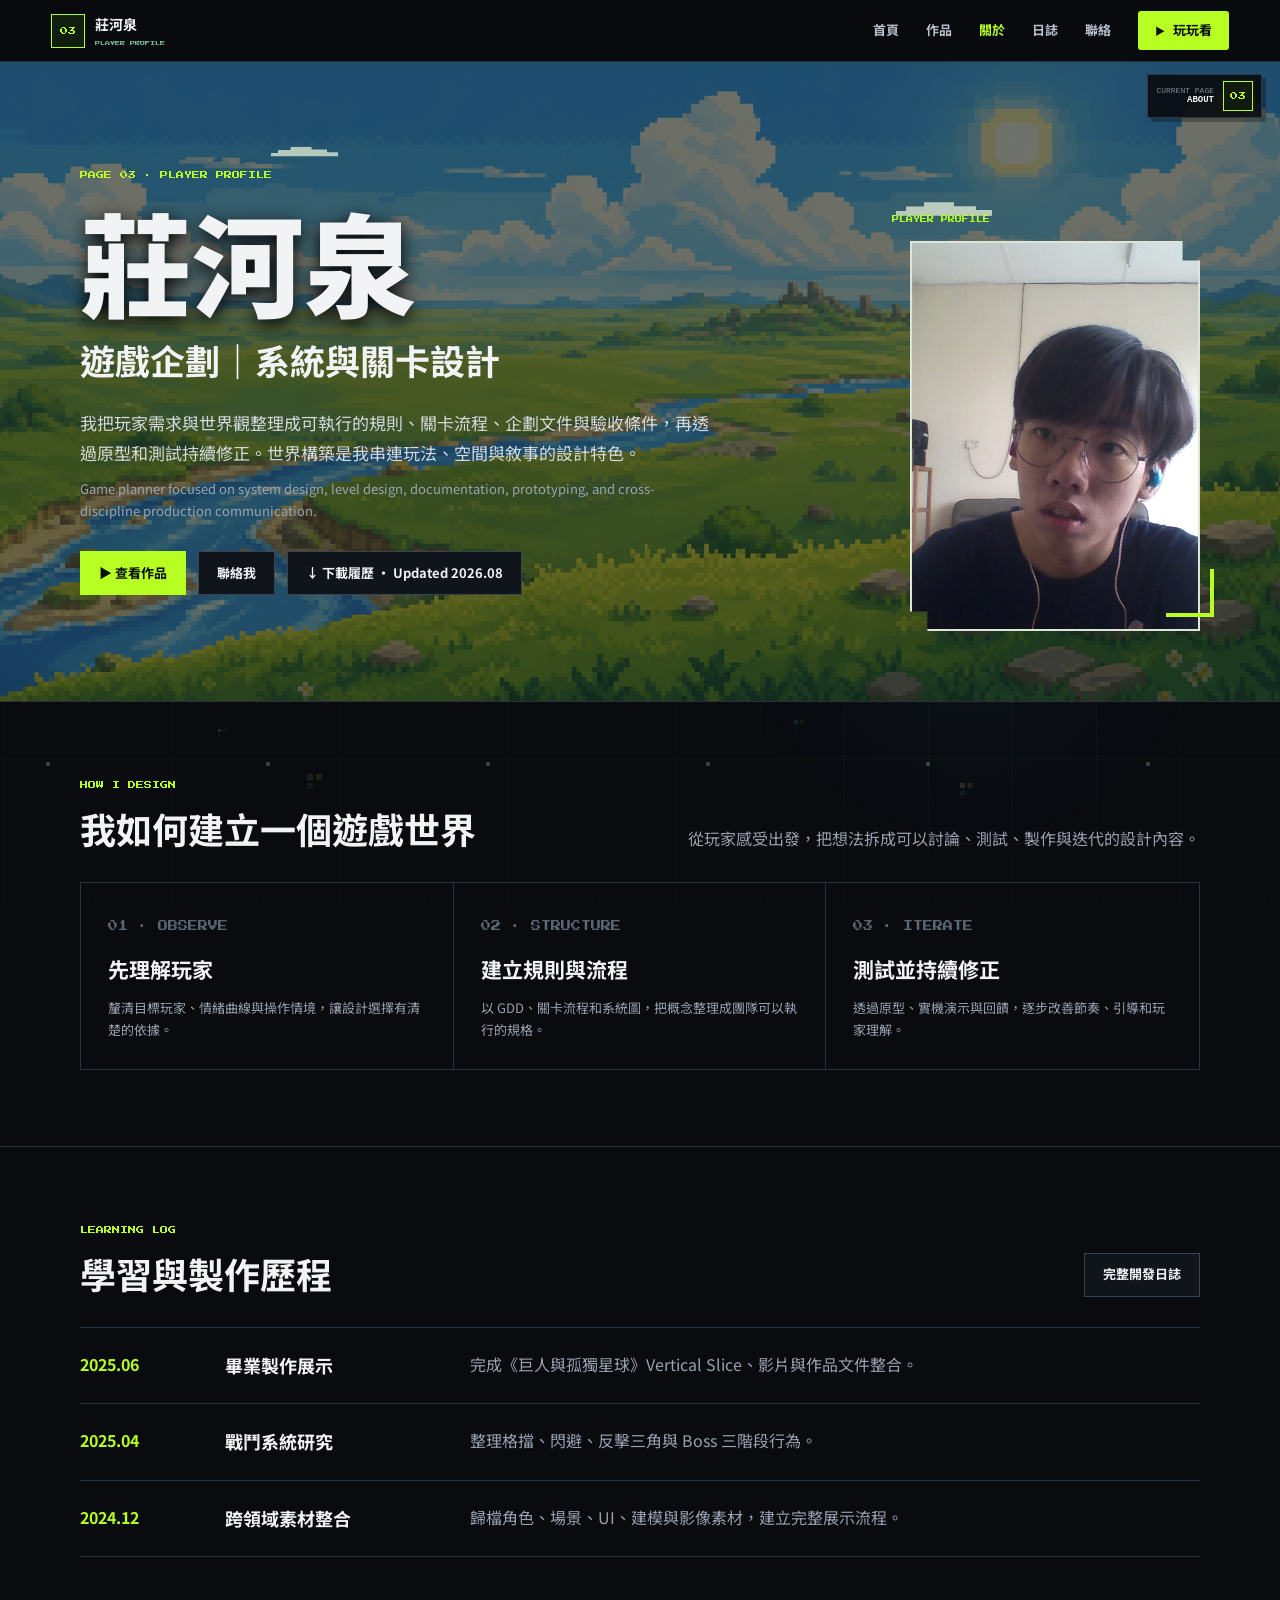
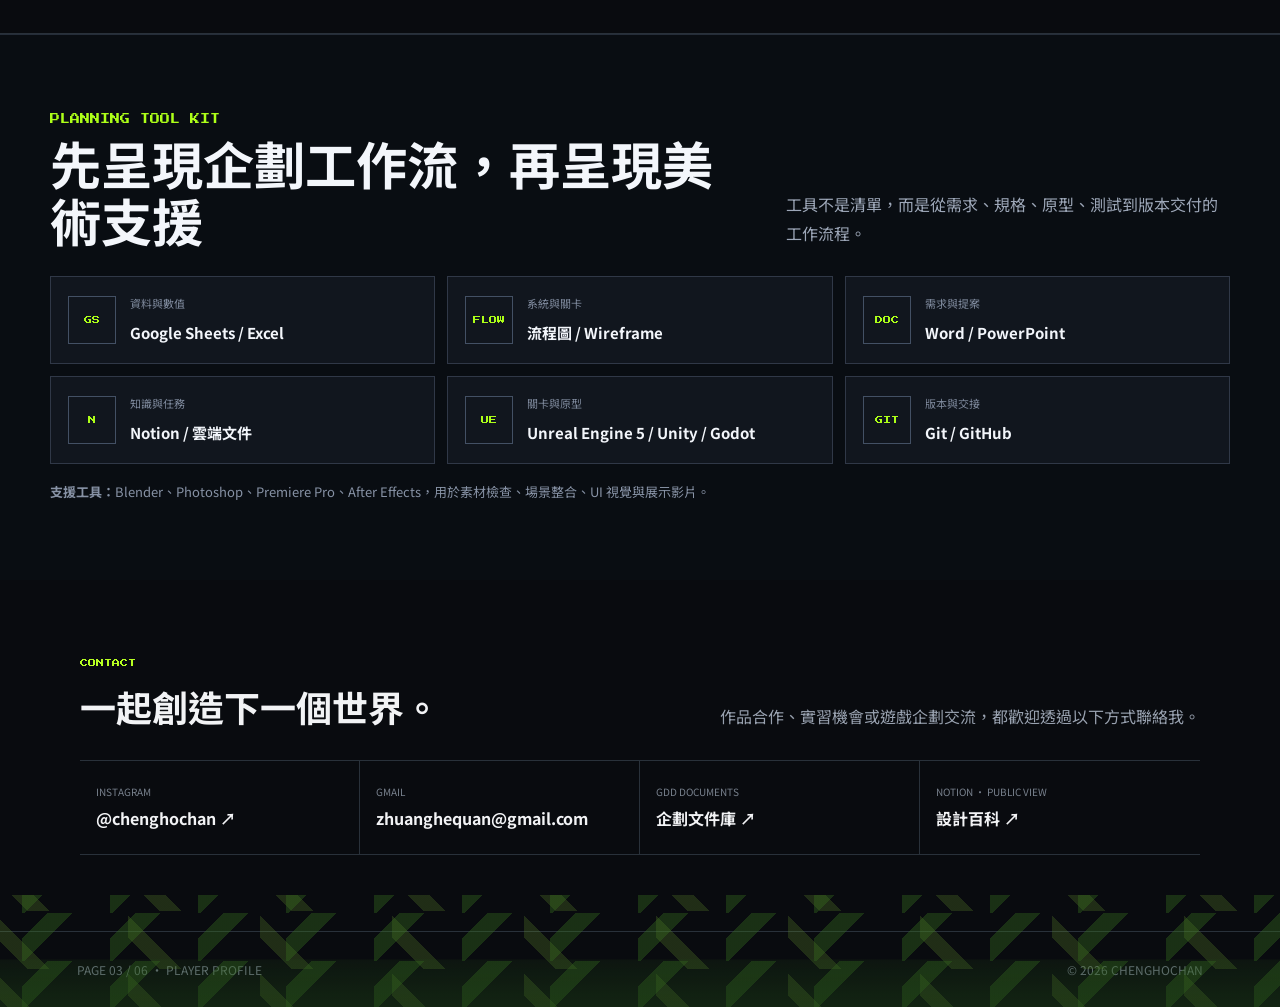
<file: about.html>
<!DOCTYPE html>
<html lang="zh-Hant">
<head>
  <meta charset="UTF-8">
  <meta name="viewport" content="width=device-width,initial-scale=1.0">
  <title>關於莊河泉｜遊戲企劃作品集</title>
  <link rel="preconnect" href="https://fonts.googleapis.com">
  <link href="https://fonts.googleapis.com/css2?family=Noto+Sans+TC:wght@400;500;700;900&family=Press+Start+2P&display=swap" rel="stylesheet">
  <link rel="stylesheet" href="site-fx.css">
  <link rel="stylesheet" href="career-focus.css">
  <style>
    :root{--bg:#090b0f;--panel:#10141a;--text:#f2f3f5;--muted:#98a1af;--line:#29313a;--lime:#b7ff22;--cyan:#69d8e8}*{box-sizing:border-box;margin:0;padding:0}html{scroll-behavior:smooth}body{background:var(--bg);color:var(--text);font-family:'Noto Sans TC',sans-serif;line-height:1.75;overflow-x:hidden}a{color:inherit;text-decoration:none}img{display:block;max-width:100%}.pixel{font-family:'Press Start 2P',monospace;letter-spacing:0}.nav{position:fixed;z-index:80;inset:0 0 auto;height:62px;padding:0 clamp(22px,4vw,70px);display:flex;align-items:center;justify-content:space-between;border-bottom:1px solid var(--line);background:rgba(9,11,15,.94);backdrop-filter:blur(12px)}.brand{display:flex;align-items:center;gap:10px}.brand-slot{display:grid;place-items:center;width:34px;height:34px;border:1px solid var(--lime);background:#111e0e;color:var(--lime);font-size:8px}.brand strong{display:block;font-size:14px}.brand small{display:block;margin-top:4px;color:#77b992;font-size:5px}.links{display:flex;align-items:center;gap:27px;color:#b6bdc8;font-weight:700;font-size:13px}.links a:hover,.links .active{color:var(--lime)}.watch{padding:8px 17px;background:var(--lime);color:#071000!important;border-radius:3px}.watch:before{content:'▶';margin-right:8px;font-size:10px}
    .about-hero{position:relative;height:640px;margin-top:62px;overflow:hidden;border-bottom:1px solid var(--line);background:url('images/hero-pixel-landscape.png') center 48%/cover no-repeat}.about-hero:before{content:'';position:absolute;inset:0;background:rgba(5,10,10,.55)}.clouds{position:absolute;inset:80px 0 auto;width:200%;height:120px;animation:cloudMove 28s linear infinite}.cloud{position:absolute;width:100px;height:22px;background:#eef5dc;clip-path:polygon(10% 50%,10% 30%,28% 30%,28% 10%,58% 10%,58% 28%,80% 28%,80% 45%,96% 45%,96% 72%,0 72%,0 50%);opacity:.72}.cloud:nth-child(1){left:10%;top:0;transform:scale(.7)}.cloud:nth-child(2){left:35%;top:58px}.cloud:nth-child(3){left:61%;top:10px;transform:scale(.8)}.cloud:nth-child(4){left:85%;top:65px;transform:scale(.58)}@keyframes cloudMove{to{transform:translateX(-50%)}}.hero-inner{position:relative;z-index:2;width:min(1120px,calc(100% - 44px));height:100%;margin:auto;display:flex;align-items:center;justify-content:space-between;gap:55px}.hero-copy{max-width:690px}.eyebrow{color:var(--lime);font-size:8px}.about-hero h1{margin:22px 0 13px;font-size:clamp(62px,9vw,112px);line-height:1;font-weight:900;text-shadow:0 5px 18px #000}.role{font-size:clamp(22px,3vw,35px);font-weight:700}.hero-lead{max-width:630px;margin-top:18px;color:#d4d9de;font-size:17px}.hero-english{max-width:620px;margin-top:10px;color:#9aa5b2;font-size:13px}.hero-actions{display:flex;gap:12px;margin-top:28px}.btn{display:inline-flex;align-items:center;justify-content:center;min-height:44px;padding:9px 18px;border:1px solid #3a434e;background:#10151b;color:#eef1f4;font-weight:700;font-size:13px}.btn.primary{border-color:var(--lime);background:var(--lime);color:#071000}.btn:hover{border-color:var(--lime);color:var(--lime)}.btn.primary:hover{color:#071000}.portrait{position:relative;flex:0 0 290px;align-self:end;margin-bottom:0}.portrait:before{content:'PLAYER PROFILE';position:absolute;z-index:2;left:-18px;top:-25px;color:var(--lime);font:7px 'Press Start 2P';}.portrait img{width:290px;height:390px;object-fit:cover;object-position:center top;border:2px solid #d8e0d0;filter:saturate(.78) contrast(1.05);clip-path:polygon(0 0,94% 0,94% 5%,100% 5%,100% 100%,6% 100%,6% 95%,0 95%)}.portrait:after{content:'';position:absolute;right:-14px;bottom:14px;width:44px;height:44px;border-right:4px solid var(--lime);border-bottom:4px solid var(--lime)}
    section.content{padding:76px clamp(22px,6vw,96px);border-bottom:1px solid var(--line)}.inner{max-width:1120px;margin:auto}.section-kicker{color:var(--lime);font-size:8px}.section-head{display:flex;justify-content:space-between;align-items:end;gap:25px;margin-bottom:30px}.section-head h2{margin-top:13px;font-size:36px;line-height:1.3}.section-head p{max-width:540px;color:var(--muted)}.method-grid{display:grid;grid-template-columns:repeat(3,1fr);border:1px solid var(--line)}.method{padding:27px;border-right:1px solid var(--line)}.method:last-child{border-right:0}.method .number{color:#5b6673;font-size:10px}.method h3{margin:13px 0 9px;font-size:21px}.method p{color:var(--muted);font-size:13px}.timeline{display:grid;gap:0;border-top:1px solid var(--line)}.timeline-row{display:grid;grid-template-columns:120px 220px 1fr;gap:25px;padding:22px 0;border-bottom:1px solid var(--line)}.timeline-row time{color:var(--lime);font-weight:700}.timeline-row strong{font-size:18px}.timeline-row p{color:var(--muted)}.software-grid{display:grid;grid-template-columns:repeat(7,1fr);gap:10px}.software{padding:15px 8px;text-align:center;border:1px solid var(--line);background:var(--panel);font-size:10px;color:#7f8995}.software img{width:38px;height:38px;margin:0 auto 9px;object-fit:contain}.software:hover{border-color:var(--lime);color:var(--lime)}.contact-row{display:grid;grid-template-columns:repeat(4,1fr);border-top:1px solid var(--line)}.contact-link{padding:22px 16px;border-right:1px solid var(--line);border-bottom:1px solid var(--line)}.contact-link:last-child{border-right:0}.contact-link small{display:block;color:#78818d;font-size:10px}.contact-link strong{display:block;margin-top:4px;overflow-wrap:anywhere}.contact-link:hover{color:var(--lime);background:#111820}footer{padding:27px 6vw;display:flex;justify-content:space-between;color:#707985;font-size:12px}
    @media(max-width:850px){.links a:not(.watch){display:none}.about-hero{height:720px}.hero-inner{align-items:flex-start;padding-top:72px}.portrait{position:absolute;right:-35px;bottom:0;opacity:.5}.portrait img{width:230px;height:320px}.hero-copy{position:relative;z-index:3}.method-grid,.contact-row{grid-template-columns:1fr}.method,.contact-link{border-right:0;border-bottom:1px solid var(--line)}.timeline-row{grid-template-columns:1fr;gap:6px}.software-grid{grid-template-columns:repeat(3,1fr)}.section-head{display:block}.section-head p{margin-top:10px}}@media(max-width:520px){.about-hero h1{font-size:62px}.role{font-size:22px}.hero-lead{font-size:15px}.hero-actions{display:grid;grid-template-columns:1fr 1fr}.hero-actions .btn:last-child{grid-column:1/-1}.portrait{opacity:.28}.software-grid{grid-template-columns:repeat(2,1fr)}footer{display:block}}
    .portrait{margin-bottom:70px}
    @media(max-width:850px){.portrait{margin-bottom:0}}
  </style>
</head>
<body>
  <header class="nav"><a class="brand" href="index.html"><span class="brand-slot pixel">03</span><span><strong>莊河泉</strong><small class="pixel">PLAYER PROFILE</small></span></a><nav class="links"><a href="index.html">首頁</a><a href="portfolio.html">作品</a><a class="active" href="about.html">關於</a><a href="devlog.html">日誌</a><a href="#contact">聯絡</a><a class="watch" href="portfolio.html">玩玩看</a></nav></header>
  <main>
    <section class="about-hero"><div class="clouds"><i class="cloud"></i><i class="cloud"></i><i class="cloud"></i><i class="cloud"></i></div><div class="hero-inner"><div class="hero-copy"><div class="eyebrow pixel">PAGE 03 · PLAYER PROFILE</div><h1>莊河泉</h1><div class="role">遊戲企劃｜系統與關卡設計</div><p class="hero-lead">我把玩家需求與世界觀整理成可執行的規則、關卡流程、企劃文件與驗收條件，再透過原型和測試持續修正。世界構築是我串連玩法、空間與敘事的設計特色。</p><p class="hero-english">Game planner focused on system design, level design, documentation, prototyping, and cross-discipline production communication.</p><div class="hero-actions"><a class="btn primary" href="portfolio.html">▶ 查看作品</a><a class="btn" href="#contact">聯絡我</a><a class="btn" href="downloads/莊河泉_遊戲企劃_正式履歷.pdf" download>↓ 下載履歷 · Updated 2026.08</a></div></div><figure class="portrait"><img src="images/avatar.jpg.JPG" alt="莊河泉個人照片"></figure></div></section>
    <section class="content"><div class="inner"><div class="section-head"><div><div class="section-kicker pixel">HOW I DESIGN</div><h2>我如何建立一個遊戲世界</h2></div><p>從玩家感受出發，把想法拆成可以討論、測試、製作與迭代的設計內容。</p></div><div class="method-grid"><article class="method"><span class="number pixel">01 · OBSERVE</span><h3>先理解玩家</h3><p>釐清目標玩家、情緒曲線與操作情境，讓設計選擇有清楚的依據。</p></article><article class="method"><span class="number pixel">02 · STRUCTURE</span><h3>建立規則與流程</h3><p>以 GDD、關卡流程和系統圖，把概念整理成團隊可以執行的規格。</p></article><article class="method"><span class="number pixel">03 · ITERATE</span><h3>測試並持續修正</h3><p>透過原型、實機演示與回饋，逐步改善節奏、引導和玩家理解。</p></article></div></div></section>
    <section class="content"><div class="inner"><div class="section-head"><div><div class="section-kicker pixel">LEARNING LOG</div><h2>學習與製作歷程</h2></div><a class="btn" href="devlog.html">完整開發日誌</a></div><div class="timeline"><div class="timeline-row"><time>2025.06</time><strong>畢業製作展示</strong><p>完成《巨人與孤獨星球》Vertical Slice、影片與作品文件整合。</p></div><div class="timeline-row"><time>2025.04</time><strong>戰鬥系統研究</strong><p>整理格擋、閃避、反擊三角與 Boss 三階段行為。</p></div><div class="timeline-row"><time>2024.12</time><strong>跨領域素材整合</strong><p>歸檔角色、場景、UI、建模與影像素材，建立完整展示流程。</p></div></div></div></section>
    <section class="career-section"><div class="career-inner"><div class="career-head"><div><div class="career-kicker pixel">PLANNING TOOL KIT</div><h2>先呈現企劃工作流，再呈現美術支援</h2></div><p>工具不是清單，而是從需求、規格、原型、測試到版本交付的工作流程。</p></div><div class="planner-tools"><div class="planner-tool"><span class="tool-symbol">GS</span><span><small>資料與數值</small><strong>Google Sheets / Excel</strong></span></div><div class="planner-tool"><span class="tool-symbol">FLOW</span><span><small>系統與關卡</small><strong>流程圖 / Wireframe</strong></span></div><div class="planner-tool"><span class="tool-symbol">DOC</span><span><small>需求與提案</small><strong>Word / PowerPoint</strong></span></div><div class="planner-tool"><span class="tool-symbol">N</span><span><small>知識與任務</small><strong>Notion / 雲端文件</strong></span></div><div class="planner-tool"><span class="tool-symbol">UE</span><span><small>關卡與原型</small><strong>Unreal Engine 5 / Unity / Godot</strong></span></div><div class="planner-tool"><span class="tool-symbol">GIT</span><span><small>版本與交接</small><strong>Git / GitHub</strong></span></div></div><p class="support-tools"><strong>支援工具：</strong>Blender、Photoshop、Premiere Pro、After Effects，用於素材檢查、場景整合、UI 視覺與展示影片。</p></div></section>
    <section class="content" id="contact"><div class="inner"><div class="section-head"><div><div class="section-kicker pixel">CONTACT</div><h2>一起創造下一個世界。</h2></div><p>作品合作、實習機會或遊戲企劃交流，都歡迎透過以下方式聯絡我。</p></div><div class="contact-row"><a class="contact-link" href="https://www.instagram.com/chenghochan/" target="_blank" rel="noreferrer"><small>INSTAGRAM</small><strong>@chenghochan ↗</strong></a><a class="contact-link" href="mailto:zhuanghequan@gmail.com"><small>GMAIL</small><strong>zhuanghequan@gmail.com</strong></a><a class="contact-link" href="https://chenghochan.gitbook.io/chenghochan-docs/" target="_blank" rel="noreferrer"><small>GDD DOCUMENTS</small><strong>企劃文件庫 ↗</strong></a><a class="contact-link" href="https://abundant-lycra-aad.notion.site/Game-Design-Encyclopedia-396c3fd6e5f4815caa50d917318dc8b4?pvs=73" target="_blank" rel="noreferrer"><small>NOTION · PUBLIC VIEW</small><strong>設計百科 ↗</strong></a></div></div></section>
  </main>
  <footer><span>PAGE 03 / 06 · PLAYER PROFILE</span><span>© 2026 CHENGHOCHAN</span></footer>
  <script src="site-fx.js?v=20260827"></script>
</body>
</html>
</file>
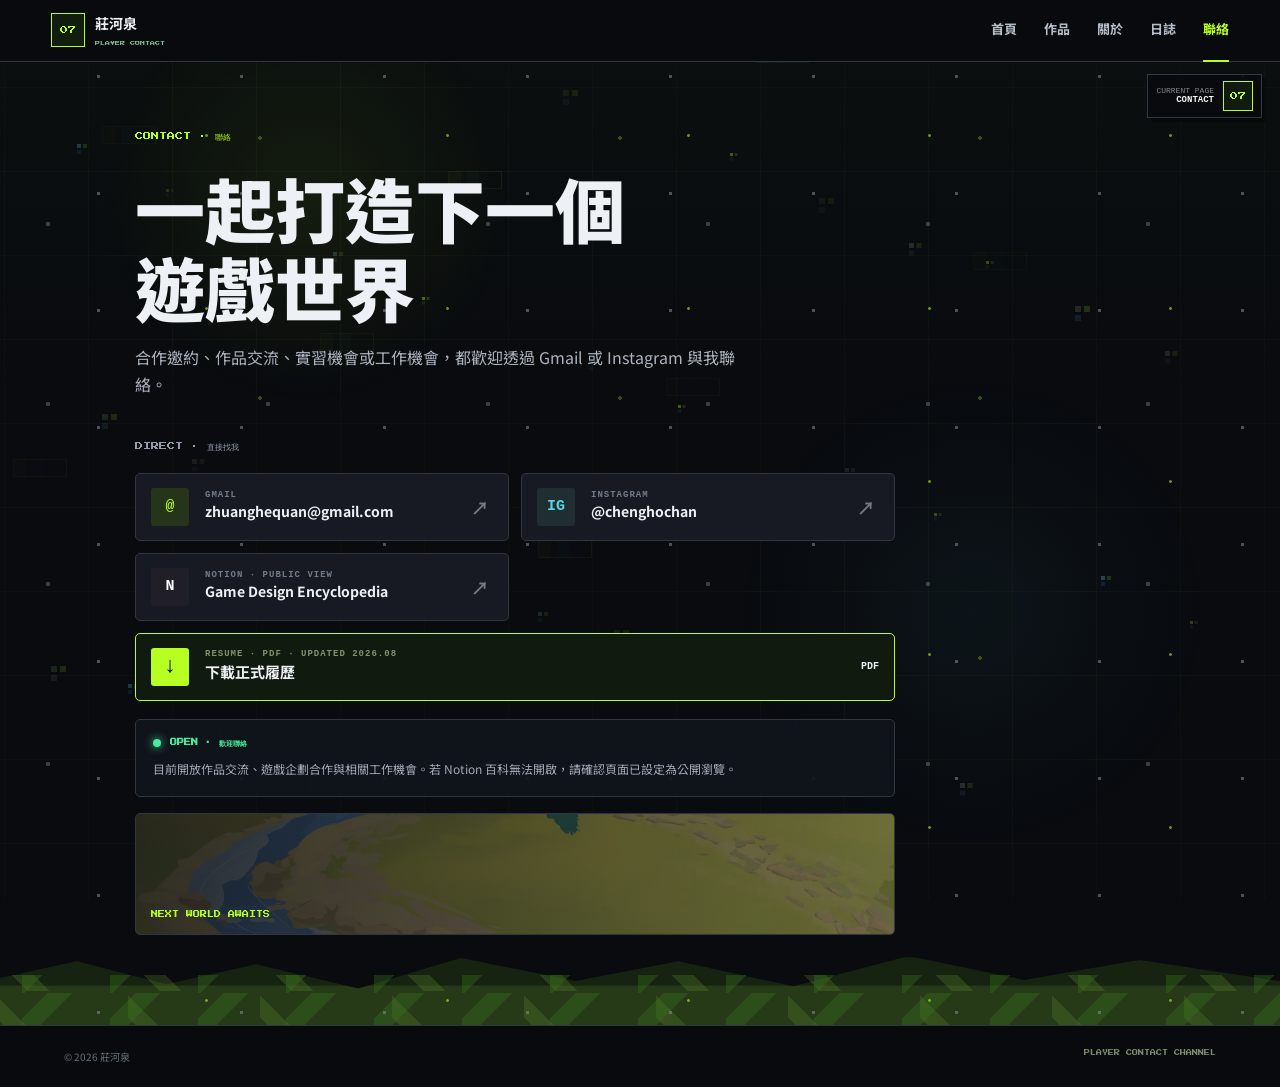
<file: contact.html>
<!doctype html>
<html lang="zh-Hant">
<head>
  <meta charset="utf-8">
  <meta name="viewport" content="width=device-width,initial-scale=1">
  <title>聯絡｜莊河泉遊戲作品集</title>
  <link rel="preconnect" href="https://fonts.googleapis.com">
  <link rel="preconnect" href="https://fonts.gstatic.com" crossorigin>
  <link href="https://fonts.googleapis.com/css2?family=Noto+Sans+TC:wght@400;600;700;900&family=Press+Start+2P&display=swap" rel="stylesheet">
  <link rel="stylesheet" href="site-fx.css">
  <link rel="stylesheet" href="contact.css">
</head>
<body>
  <header class="contact-nav">
    <a class="contact-brand" href="index.html"><span class="brand-slot pixel">07</span><span><strong>莊河泉</strong><small class="pixel">PLAYER CONTACT</small></span></a>
    <nav aria-label="主要導覽"><a href="index.html">首頁</a><a href="portfolio.html">作品</a><a href="about.html">關於</a><a href="devlog.html">日誌</a><a class="active" href="contact.html">聯絡</a></nav>
  </header>

  <main class="contact-main">
    <div class="pixel-sky" aria-hidden="true"></div>
    <section class="contact-heading">
      <span class="pixel kicker">CONTACT · 聯絡</span>
      <h1>一起打造下一個<br>遊戲世界</h1>
      <p>合作邀約、作品交流、實習機會或工作機會，都歡迎透過 Gmail 或 Instagram 與我聯絡。</p>
    </section>

    <div class="contact-layout">
      <aside class="direct-contact">
        <span class="pixel aside-label">DIRECT · 直接找我</span>
        <a class="contact-method" data-direct-email href="mailto:zhuanghequan@gmail.com">
          <span class="method-icon mail-icon" aria-hidden="true">@</span>
          <span><small>GMAIL</small><strong>zhuanghequan@gmail.com</strong></span>
          <b aria-hidden="true">↗</b>
        </a>
        <a class="contact-method" href="https://www.instagram.com/chenghochan/" target="_blank" rel="noopener">
          <span class="method-icon ig-icon" aria-hidden="true">IG</span>
          <span><small>INSTAGRAM</small><strong>@chenghochan</strong></span>
          <b aria-hidden="true">↗</b>
        </a>
        <a class="contact-method" href="https://abundant-lycra-aad.notion.site/Game-Design-Encyclopedia-396c3fd6e5f4815caa50d917318dc8b4?pvs=73" target="_blank" rel="noopener">
          <span class="method-icon notion-icon" aria-hidden="true">N</span>
          <span><small>NOTION · PUBLIC VIEW</small><strong>Game Design Encyclopedia</strong></span>
          <b aria-hidden="true">↗</b>
        </a>
        <a class="resume-download" href="downloads/莊河泉_遊戲企劃_正式履歷.pdf" download>
          <span class="resume-icon" aria-hidden="true">↓</span>
          <span><small>RESUME · PDF · UPDATED 2026.08</small><strong>下載正式履歷</strong></span>
          <b aria-hidden="true">PDF</b>
        </a>
        <div class="availability">
          <span class="status"><i></i><strong class="pixel">OPEN · 歡迎聯絡</strong></span>
          <p>目前開放作品交流、遊戲企劃合作與相關工作機會。若 Notion 百科無法開啟，請確認頁面已設定為公開瀏覽。</p>
        </div>
        <figure class="contact-world"><img src="images/project01.jpg.jpeg" alt="巨人與孤獨星球遊戲世界"><figcaption class="pixel">NEXT WORLD AWAITS</figcaption></figure>
      </aside>
    </div>
  </main>

  <footer><span>© 2026 莊河泉</span><span class="pixel">PLAYER CONTACT CHANNEL</span></footer>
  <script src="site-fx.js"></script>
</body>
</html>
</file>
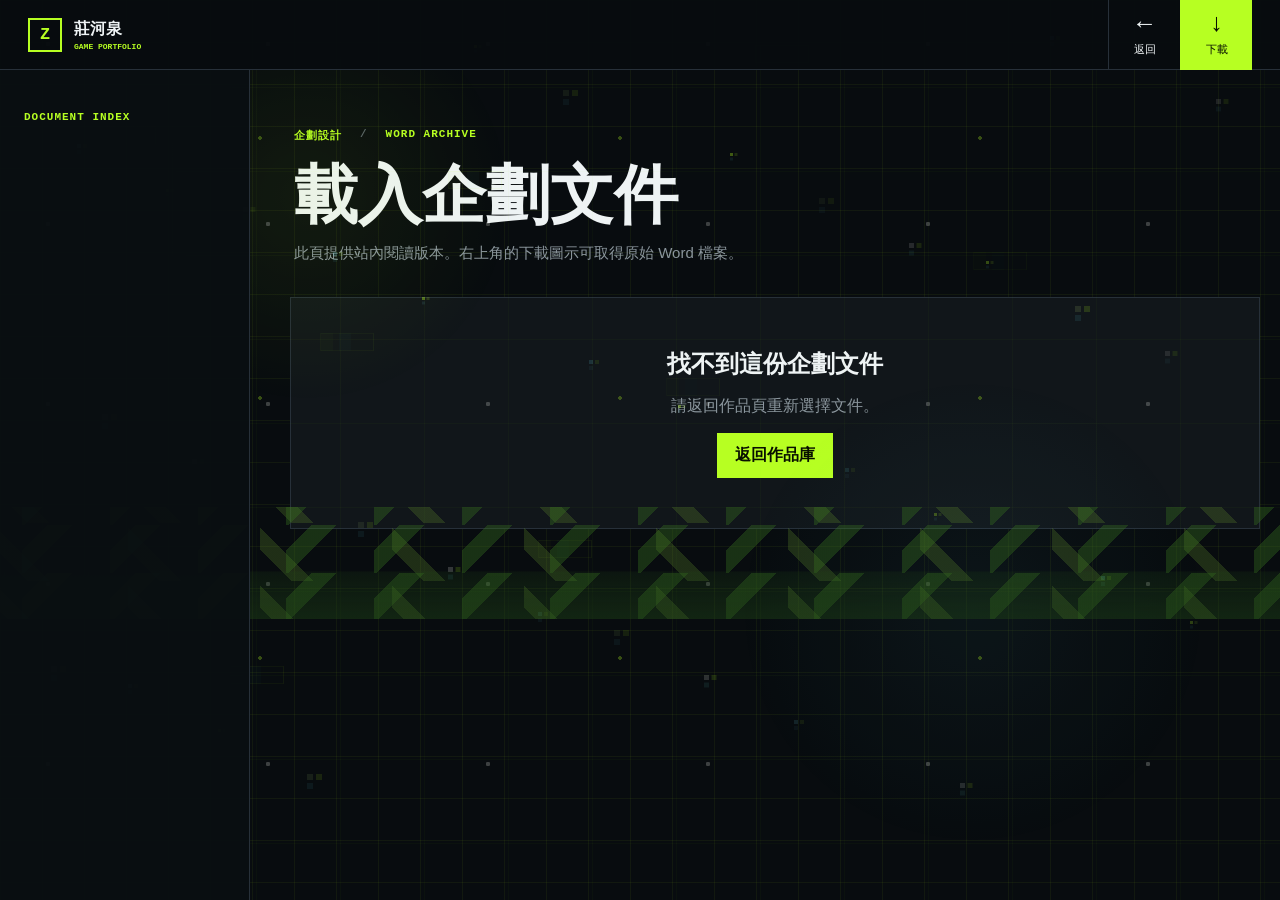
<file: document-viewer.html>
<!doctype html>
<html lang="zh-Hant">
<head>
  <meta charset="utf-8">
  <meta name="viewport" content="width=device-width,initial-scale=1">
  <title>企劃文件閱讀器｜莊河泉作品集</title>
  <link rel="stylesheet" href="site-fx.css">
  <link rel="stylesheet" href="document-viewer.css">
</head>
<body class="document-viewer">
  <header class="reader-bar">
    <a class="reader-brand" href="index.html" aria-label="返回首頁">
      <span class="brand-mark">Z</span>
      <span><strong>莊河泉</strong><small>GAME PORTFOLIO</small></span>
    </a>
    <div class="reader-actions">
      <a class="icon-action" id="reader-back" href="portfolio.html" title="返回作品" aria-label="返回作品">
        <span aria-hidden="true">←</span><small>返回</small>
      </a>
      <a class="icon-action download-action" id="reader-download" href="#" download title="下載原始 Word 檔" aria-label="下載原始 Word 檔">
        <span aria-hidden="true">↓</span><small>下載</small>
      </a>
    </div>
  </header>

  <aside class="reader-index" aria-label="文件章節">
    <span class="pixel">DOCUMENT INDEX</span>
    <nav id="reader-index"></nav>
  </aside>

  <main class="reader-main">
    <section class="reader-cover">
      <div class="reader-meta pixel"><span id="reader-project">企劃設計</span><span>WORD ARCHIVE</span></div>
      <h1 id="reader-title">載入企劃文件</h1>
      <p>此頁提供站內閱讀版本。右上角的下載圖示可取得原始 Word 檔案。</p>
    </section>
    <article class="reader-paper" id="reader-content" aria-live="polite"></article>
    <div class="reader-empty" id="reader-empty" hidden>
      <strong>找不到這份企劃文件</strong>
      <p>請返回作品頁重新選擇文件。</p>
      <a href="portfolio.html">返回作品庫</a>
    </div>
  </main>

  <script src="document-data.js"></script>
  <script src="document-viewer.js"></script>
  <script src="site-fx.js"></script>
</body>
</html>
</file>
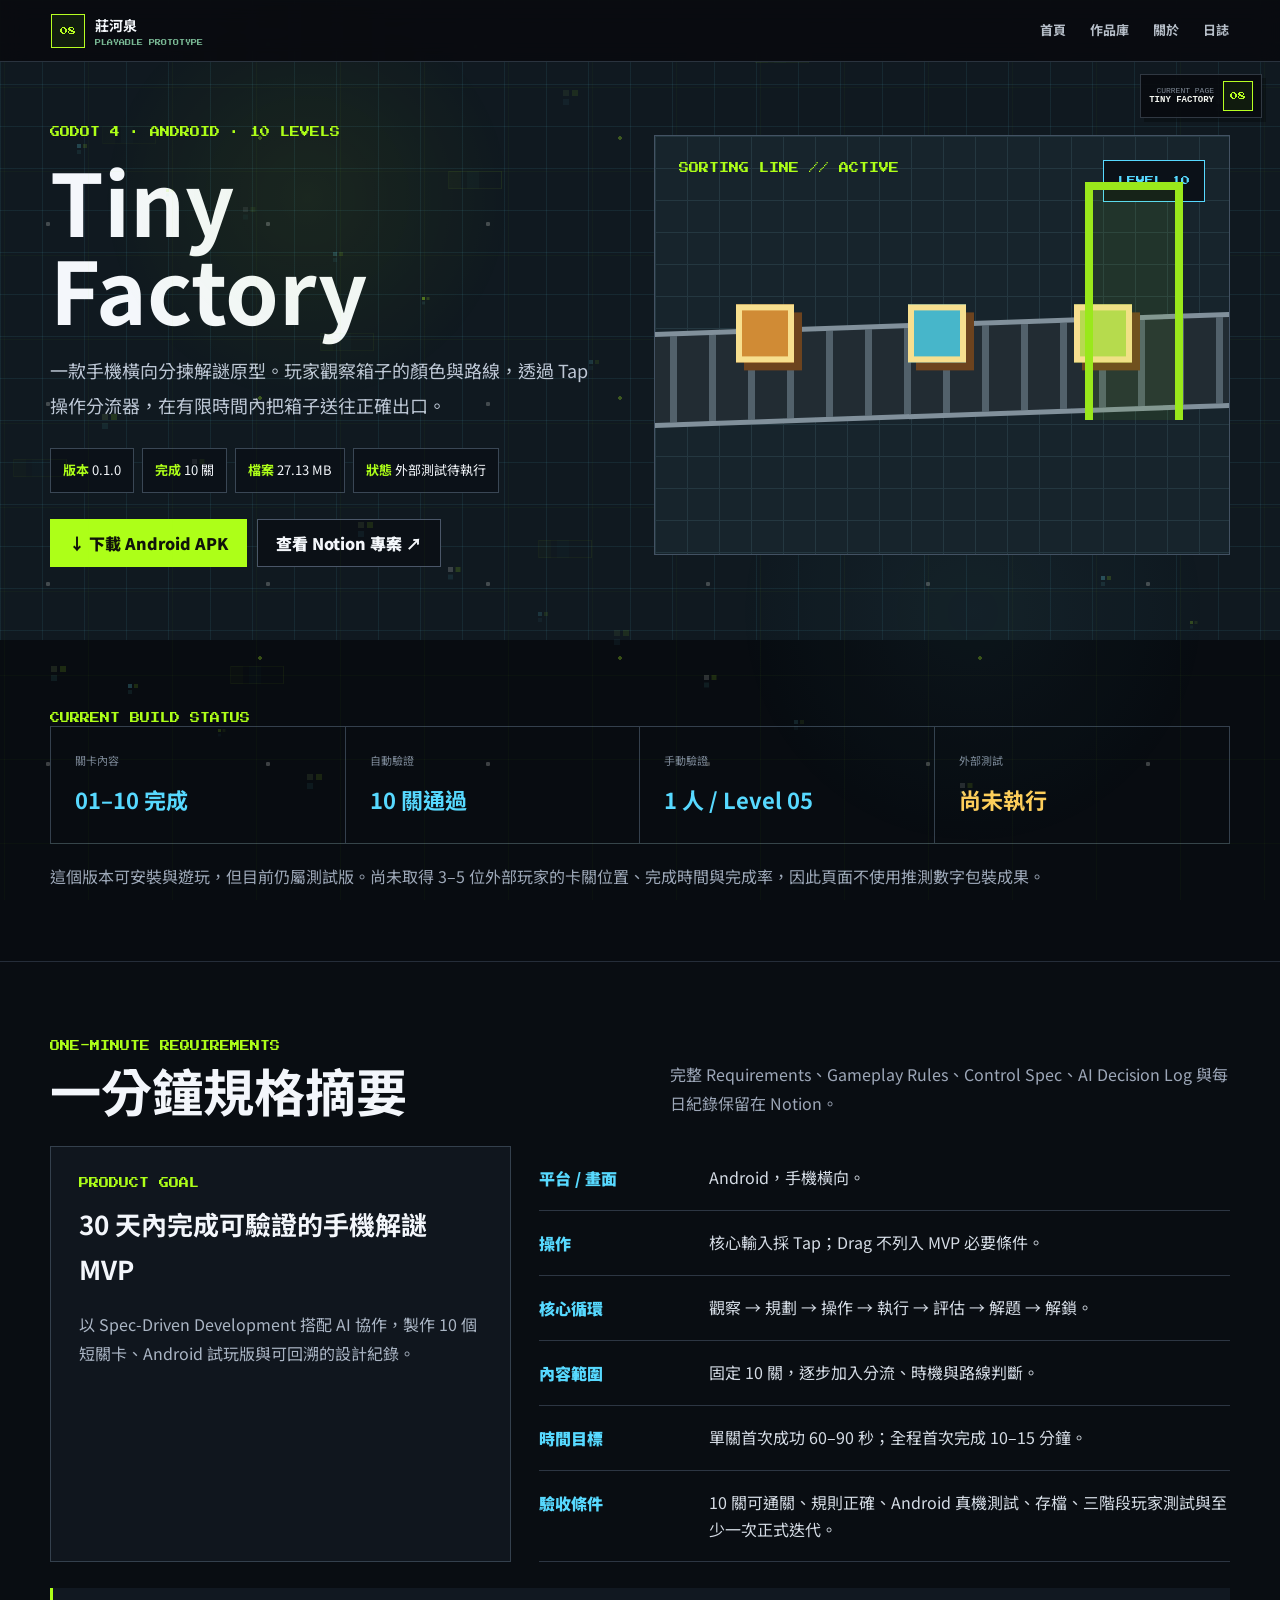
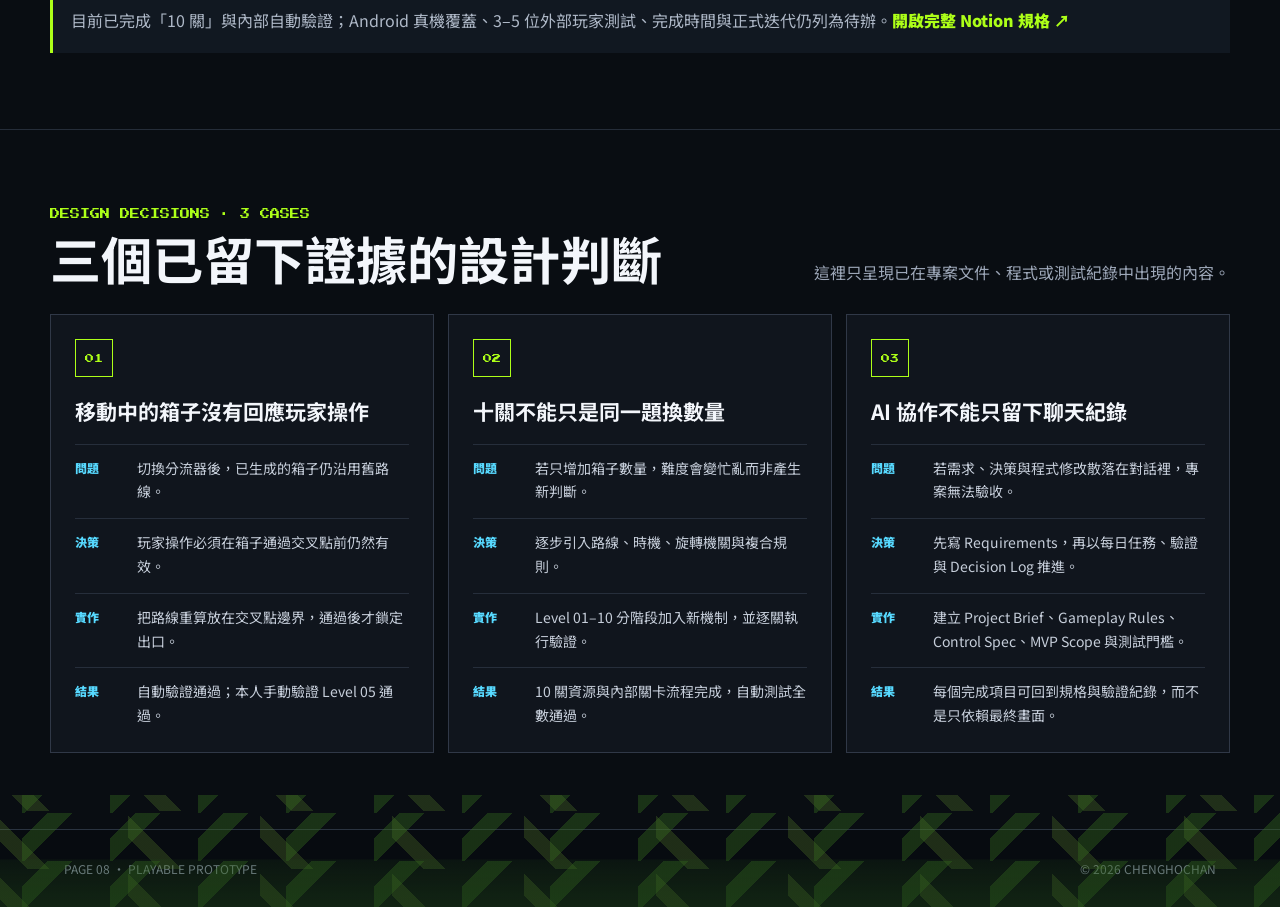
<file: tiny-factory.html>
<!doctype html>
<html lang="zh-Hant">
<head>
  <meta charset="utf-8">
  <meta name="viewport" content="width=device-width, initial-scale=1">
  <meta name="description" content="莊河泉的 Tiny Factory 手機分揀解謎原型：10 關規格、設計決策、測試證據與 Android APK。">
  <title>Tiny Factory｜莊河泉遊戲企劃作品集</title>
  <link href="https://fonts.googleapis.com/css2?family=Noto+Sans+TC:wght@400;500;700;900&family=Press+Start+2P&display=swap" rel="stylesheet">
  <link rel="stylesheet" href="project-archive.css">
  <link rel="stylesheet" href="site-fx.css">
  <link rel="stylesheet" href="career-focus.css">
  <style>
    *{box-sizing:border-box}body{margin:0;background:#070b10;color:#f4f7fb;font-family:'Noto Sans TC',sans-serif}.pixel{font-family:'Press Start 2P',monospace}.tiny-hero{min-height:640px;padding:124px 24px 72px;background:#101920;background-image:linear-gradient(rgba(97,224,255,.08) 1px,transparent 1px),linear-gradient(90deg,rgba(97,224,255,.08) 1px,transparent 1px);background-size:42px 42px}.tiny-hero-inner{display:grid;grid-template-columns:1fr 1.05fr;gap:56px;align-items:center;width:min(1180px,100%);margin:auto}.tiny-copy h1{margin:16px 0 22px;font-size:clamp(46px,7vw,86px);line-height:1.02}.tiny-copy p{max-width:650px;color:#bdc7d5;font-size:18px;line-height:1.9}.tiny-meta{display:flex;flex-wrap:wrap;gap:8px;margin-top:26px}.tiny-meta span{padding:10px 12px;border:1px solid #3a4755;background:#0b1118;font-size:13px}.tiny-meta strong{color:#adff18}.tiny-actions{display:flex;flex-wrap:wrap;gap:10px;margin-top:26px}.tiny-machine{position:relative;min-height:420px;overflow:hidden;border:1px solid #435263;background:#17242c;background-image:linear-gradient(#243740 1px,transparent 1px),linear-gradient(90deg,#243740 1px,transparent 1px);background-size:32px 32px}.tiny-machine .factory-belt{top:56%}.tiny-machine .factory-gate{top:11%;height:238px}.machine-label{position:absolute;left:24px;top:24px;color:#adff18;font-size:10px}.machine-screen{position:absolute;right:24px;top:24px;padding:12px 14px;border:1px solid #57d9ff;background:#0b1118;color:#57d9ff;font-size:9px}.build-status{padding:70px 24px;background:#080c11}.status-inner{width:min(1180px,100%);margin:auto}.status-grid{display:grid;grid-template-columns:repeat(4,1fr);border:1px solid #34404d}.status-grid div{padding:24px;border-right:1px solid #34404d}.status-grid div:last-child{border-right:0}.status-grid small{display:block;color:#7d8999;font-size:11px}.status-grid strong{display:block;margin-top:10px;color:#57d9ff;font-size:22px}.status-note{margin:18px 0 0;color:#9da8b8;line-height:1.8}.spec-sheet{display:grid;grid-template-columns:.8fr 1.2fr;gap:28px}.spec-summary{padding:28px;border:1px solid #34404d;background:#10161e}.spec-summary h3{margin:10px 0 18px;font-size:26px}.spec-summary p{color:#aab5c4;line-height:1.8}.spec-list{display:grid;gap:0;margin:0}.spec-list div{display:grid;grid-template-columns:150px 1fr;gap:20px;padding:18px 0;border-bottom:1px solid #2d3643}.spec-list dt{color:#57d9ff;font-weight:900}.spec-list dd{margin:0;color:#d5dce5;line-height:1.7}.source-note{margin-top:26px;padding:18px;border-left:3px solid #adff18;background:#111821;color:#aeb8c7;line-height:1.8}.source-note a{color:#adff18;font-weight:900}.tiny-footer{display:flex;justify-content:space-between;gap:20px;padding:28px 5vw;border-top:1px solid #2a3340;color:#7f8998;font-size:12px}@media(max-width:820px){.tiny-hero{padding:110px 18px 54px}.tiny-hero-inner,.spec-sheet{grid-template-columns:1fr}.tiny-machine{min-height:300px}.status-grid{grid-template-columns:repeat(2,1fr)}.status-grid div:nth-child(2){border-right:0}.status-grid div:nth-child(-n+2){border-bottom:1px solid #34404d}.spec-list div{grid-template-columns:1fr;gap:6px}.tiny-footer{display:block}.tiny-footer span{display:block;margin-top:8px}}@media(max-width:480px){.tiny-copy h1{font-size:42px}.tiny-actions .career-button{width:100%}.status-grid{grid-template-columns:1fr}.status-grid div{border-right:0;border-bottom:1px solid #34404d}.tiny-machine{min-height:250px}}
  </style>
</head>
<body>
  <header class="archive-nav"><a class="archive-brand" href="index.html"><span class="archive-slot pixel">08</span><span><strong>莊河泉</strong><small class="pixel">PLAYABLE PROTOTYPE</small></span></a><nav class="archive-links"><a href="index.html">首頁</a><a href="portfolio.html">作品庫</a><a href="about.html">關於</a><a href="devlog.html">日誌</a></nav></header>
  <main>
    <section class="tiny-hero"><div class="tiny-hero-inner"><div class="tiny-copy"><div class="career-kicker pixel">GODOT 4 · ANDROID · 10 LEVELS</div><h1>Tiny<br>Factory</h1><p>一款手機橫向分揀解謎原型。玩家觀察箱子的顏色與路線，透過 Tap 操作分流器，在有限時間內把箱子送往正確出口。</p><div class="tiny-meta"><span><strong>版本</strong> 0.1.0</span><span><strong>完成</strong> 10 關</span><span><strong>檔案</strong> 27.13 MB</span><span><strong>狀態</strong> 外部測試待執行</span></div><div class="tiny-actions"><a class="career-button primary" href="downloads/TinyFactory-Android-Demo.apk" download>↓ 下載 Android APK</a><a class="career-button" href="https://app.notion.com/p/3a4c3fd6e5f48185b2d1d5bbd8ded542?pvs=204" target="_blank" rel="noopener">查看 Notion 專案 ↗</a></div></div><div class="tiny-machine" role="img" aria-label="Tiny Factory 輸送帶、箱子與分流出口示意"><span class="machine-label pixel">SORTING LINE // ACTIVE</span><span class="machine-screen pixel">LEVEL 10</span><div class="factory-belt"></div><i class="factory-box one"></i><i class="factory-box two"></i><i class="factory-box three"></i><i class="factory-gate"></i></div></div></section>
    <section class="build-status"><div class="status-inner"><div class="career-kicker pixel">CURRENT BUILD STATUS</div><div class="status-grid"><div><small>關卡內容</small><strong>01–10 完成</strong></div><div><small>自動驗證</small><strong>10 關通過</strong></div><div><small>手動驗證</small><strong>1 人 / Level 05</strong></div><div><small>外部測試</small><strong style="color:#ffcf5a">尚未執行</strong></div></div><p class="status-note">這個版本可安裝與遊玩，但目前仍屬測試版。尚未取得 3–5 位外部玩家的卡關位置、完成時間與完成率，因此頁面不使用推測數字包裝成果。</p></div></section>
    <section class="career-section" id="spec"><div class="career-inner"><div class="career-head"><div><div class="career-kicker pixel">ONE-MINUTE REQUIREMENTS</div><h2>一分鐘規格摘要</h2></div><p>完整 Requirements、Gameplay Rules、Control Spec、AI Decision Log 與每日紀錄保留在 Notion。</p></div><div class="spec-sheet"><article class="spec-summary"><div class="career-kicker pixel">PRODUCT GOAL</div><h3>30 天內完成可驗證的手機解謎 MVP</h3><p>以 Spec-Driven Development 搭配 AI 協作，製作 10 個短關卡、Android 試玩版與可回溯的設計紀錄。</p></article><dl class="spec-list"><div><dt>平台 / 畫面</dt><dd>Android，手機橫向。</dd></div><div><dt>操作</dt><dd>核心輸入採 Tap；Drag 不列入 MVP 必要條件。</dd></div><div><dt>核心循環</dt><dd>觀察 → 規劃 → 操作 → 執行 → 評估 → 解題 → 解鎖。</dd></div><div><dt>內容範圍</dt><dd>固定 10 關，逐步加入分流、時機與路線判斷。</dd></div><div><dt>時間目標</dt><dd>單關首次成功 60–90 秒；全程首次完成 10–15 分鐘。</dd></div><div><dt>驗收條件</dt><dd>10 關可通關、規則正確、Android 真機測試、存檔、三階段玩家測試與至少一次正式迭代。</dd></div></dl></div><p class="source-note">目前已完成「10 關」與內部自動驗證；Android 真機覆蓋、3–5 位外部玩家測試、完成時間與正式迭代仍列為待辦。<a href="https://app.notion.com/p/3a4c3fd6e5f48185b2d1d5bbd8ded542?pvs=204" target="_blank" rel="noopener">開啟完整 Notion 規格 ↗</a></p></div></section>
    <section class="career-section" id="decision-cases"><div class="career-inner"><div class="career-head"><div><div class="career-kicker pixel">DESIGN DECISIONS · 3 CASES</div><h2>三個已留下證據的設計判斷</h2></div><p>這裡只呈現已在專案文件、程式或測試紀錄中出現的內容。</p></div><div class="decision-grid"><article class="decision-card" data-case="01"><h3>移動中的箱子沒有回應玩家操作</h3><dl class="decision-flow"><div><dt>問題</dt><dd>切換分流器後，已生成的箱子仍沿用舊路線。</dd></div><div><dt>決策</dt><dd>玩家操作必須在箱子通過交叉點前仍然有效。</dd></div><div><dt>實作</dt><dd>把路線重算放在交叉點邊界，通過後才鎖定出口。</dd></div><div><dt>結果</dt><dd>自動驗證通過；本人手動驗證 Level 05 通過。</dd></div></dl></article><article class="decision-card" data-case="02"><h3>十關不能只是同一題換數量</h3><dl class="decision-flow"><div><dt>問題</dt><dd>若只增加箱子數量，難度會變忙亂而非產生新判斷。</dd></div><div><dt>決策</dt><dd>逐步引入路線、時機、旋轉機關與複合規則。</dd></div><div><dt>實作</dt><dd>Level 01–10 分階段加入新機制，並逐關執行驗證。</dd></div><div><dt>結果</dt><dd>10 關資源與內部關卡流程完成，自動測試全數通過。</dd></div></dl></article><article class="decision-card" data-case="03"><h3>AI 協作不能只留下聊天紀錄</h3><dl class="decision-flow"><div><dt>問題</dt><dd>若需求、決策與程式修改散落在對話裡，專案無法驗收。</dd></div><div><dt>決策</dt><dd>先寫 Requirements，再以每日任務、驗證與 Decision Log 推進。</dd></div><div><dt>實作</dt><dd>建立 Project Brief、Gameplay Rules、Control Spec、MVP Scope 與測試門檻。</dd></div><div><dt>結果</dt><dd>每個完成項目可回到規格與驗證紀錄，而不是只依賴最終畫面。</dd></div></dl></article></div></div></section>
  </main>
  <footer class="tiny-footer"><span>PAGE 08 · PLAYABLE PROTOTYPE</span><span>© 2026 CHENGHOCHAN</span></footer>
  <script src="site-fx.js?v=20260827"></script>
</body>
</html>
</file>
<file: site-fx.css>
:root{--fx-bg:#080b0f;--fx-panel:#11161b;--fx-line:#303842;--fx-lime:#b7ff22;--fx-cyan:#69d8e8;--fx-text:#f4f6f0}
body{position:relative;isolation:isolate}.site-ambient-bg{position:fixed;inset:0;overflow:hidden;pointer-events:none;background:radial-gradient(circle at 24% 22%,rgba(183,255,34,.08),transparent 18%),radial-gradient(circle at 76% 68%,rgba(105,216,232,.06),transparent 22%);opacity:.82}.site-ambient-bg:before{content:'';position:absolute;inset:-80px;background-image:linear-gradient(90deg,rgba(183,255,34,.08) 1px,transparent 1px),linear-gradient(0deg,rgba(183,255,34,.075) 1px,transparent 1px),radial-gradient(circle,rgba(244,246,240,.58) 0 2px,transparent 2.4px),radial-gradient(circle,rgba(183,255,34,.7) 0 1.6px,transparent 2px);background-size:84px 84px,84px 84px,220px 180px,360px 260px;background-position:0 0,0 0,18px 34px,160px 88px;opacity:.48;animation:ambientGridDrift 34s linear infinite}.site-ambient-ground{position:absolute;left:-12vw;right:-12vw;bottom:0;height:112px;pointer-events:none;background:linear-gradient(to top,rgba(33,72,24,.42),rgba(33,72,24,.18) 42%,transparent 43%),linear-gradient(135deg,transparent 0 18px,rgba(55,111,31,.38) 18px 36px,transparent 36px 72px),linear-gradient(45deg,transparent 0 22px,rgba(95,138,45,.28) 22px 38px,transparent 38px 80px);background-size:100% 100%,88px 48px,132px 58px;background-position:0 0,0 66px,18px 74px;image-rendering:pixelated;animation:ambientGroundSlide 18s linear infinite}.ambient-bit{position:absolute;left:var(--x);top:var(--y);width:var(--s);height:var(--s);background:var(--c);box-shadow:calc(var(--s)*1.5) 0 0 rgba(183,255,34,.35),0 calc(var(--s)*1.5) 0 rgba(105,216,232,.22);opacity:var(--o);image-rendering:pixelated;animation:ambientBitFloat var(--d) steps(9,end) infinite;animation-delay:var(--delay)}.ambient-chip{position:absolute;left:var(--x);top:var(--y);width:54px;height:18px;border:1px solid rgba(183,255,34,.28);background:linear-gradient(90deg,rgba(183,255,34,.14) 0 24%,transparent 24% 34%,rgba(105,216,232,.12) 34% 58%,transparent 58%);opacity:var(--o);transform:translateZ(0);animation:ambientChipScan var(--d) linear infinite;animation-delay:var(--delay)}@keyframes ambientGridDrift{to{background-position:84px 84px,84px 84px,-202px 34px,-200px 88px}}@keyframes ambientGroundSlide{to{background-position:0 0,-88px 66px,-114px 74px}}@keyframes ambientBitFloat{0%,100%{transform:translate3d(0,0,0)}50%{transform:translate3d(var(--tx),var(--ty),0)}}@keyframes ambientChipScan{0%{transform:translate3d(0,0,0);opacity:0}12%,78%{opacity:var(--o)}100%{transform:translate3d(-120px,26px,0);opacity:0}}
.page-corner{position:fixed;z-index:85;top:74px;right:18px;display:flex;align-items:center;gap:9px;padding:6px 8px;border:1px solid var(--fx-line);background:rgba(8,11,15,.9);color:var(--fx-text);font-family:Consolas,monospace;pointer-events:none;box-shadow:4px 4px 0 rgba(0,0,0,.28)}.page-corner-label{color:#7f8995;font-size:8px;line-height:1.2;text-align:right}.page-corner-label strong{display:block;color:var(--fx-text);font-size:9px}.page-corner-number{display:grid;place-items:center;width:30px;height:30px;border:1px solid var(--fx-lime);background:#101b0e;color:var(--fx-lime);font:8px 'Press Start 2P',Consolas,monospace}
.global-fx-pixel{position:fixed;z-index:10020;left:0;top:0;width:7px;height:7px;pointer-events:none;background:var(--fx-lime);box-shadow:0 0 8px currentColor;animation:globalPixelBurst .48s steps(6,end) forwards}.global-fx-pixel.alt{background:var(--fx-cyan)}.global-fx-pixel.light{background:#fff5a8}.global-fx-cross{position:fixed;z-index:10019;left:0;top:0;width:14px;height:14px;border:2px solid var(--fx-lime);pointer-events:none;animation:globalCrossBurst .42s steps(5,end) forwards}.global-fx-hit{animation:globalOptionHit .3s steps(3,end)}
.page-transition{position:fixed;z-index:10000;inset:0;background:var(--fx-bg);opacity:0;visibility:hidden;pointer-events:none;overflow:hidden}.page-transition.active{visibility:visible;animation:pageCover .48s steps(7,end) forwards}.page-transition:before{content:'';position:absolute;inset:0;background-image:linear-gradient(90deg,transparent 96%,rgba(183,255,34,.16) 96%),linear-gradient(0deg,transparent 96%,rgba(183,255,34,.12) 96%);background-size:42px 42px;opacity:.32}.page-transition:after{content:'LOADING NEXT AREA';position:absolute;left:50%;top:50%;transform:translate(-50%,-50%);color:#7b8a80;font:8px 'Press Start 2P',Consolas,monospace;animation:transitionBlink .65s steps(2,end) infinite}.page-target{position:absolute;z-index:2;right:28px;top:24px;display:flex;align-items:center;gap:12px;color:var(--fx-text);font-family:Consolas,monospace}.page-target-copy{font-size:9px;text-align:right;color:#7f8995}.page-target-copy strong{display:block;margin-top:3px;color:var(--fx-lime);font-size:11px}.page-target-number{display:grid;place-items:center;width:54px;height:54px;border:2px solid var(--fx-lime);background:#101b0e;color:var(--fx-lime);font:13px 'Press Start 2P',Consolas,monospace;box-shadow:6px 6px 0 #172116}.page-transition .load-blocks{position:absolute;left:50%;top:56%;display:flex;gap:5px;transform:translateX(-50%)}.page-transition .load-blocks i{display:block;width:12px;height:12px;background:#263128;animation:transitionBlocks .7s steps(5,end) infinite}.page-transition .load-blocks i:nth-child(2){animation-delay:.08s}.page-transition .load-blocks i:nth-child(3){animation-delay:.16s}.page-transition .load-blocks i:nth-child(4){animation-delay:.24s}.page-transition .load-blocks i:nth-child(5){animation-delay:.32s}
@keyframes globalPixelBurst{0%{transform:translate(-50%,-50%) scale(1);opacity:1}70%{opacity:1}100%{transform:translate(calc(-50% + var(--tx)),calc(-50% + var(--ty))) scale(.15);opacity:0}}@keyframes globalCrossBurst{0%{transform:translate(-50%,-50%) scale(.4);opacity:1}100%{transform:translate(-50%,-50%) scale(3.5) rotate(90deg);opacity:0}}@keyframes globalOptionHit{0%,100%{outline:0 solid transparent;filter:none}50%{outline:3px solid var(--fx-lime);outline-offset:3px;filter:brightness(1.5)}}@keyframes pageCover{0%{opacity:0;clip-path:inset(0 0 100% 0)}100%{opacity:1;clip-path:inset(0)}}@keyframes transitionBlink{50%{opacity:.35}}@keyframes transitionBlocks{0%,100%{background:#263128;transform:translateY(0)}50%{background:var(--fx-lime);transform:translateY(-5px)}}
@media(max-width:700px){.page-corner{display:none}.page-corner-label{display:none}.page-target{right:14px;top:14px}.page-target-number{width:46px;height:46px}.page-target-copy{font-size:8px}}
@media(max-width:700px){.site-ambient-bg{opacity:.58}.site-ambient-bg:before{background-size:72px 72px,72px 72px,180px 150px,280px 220px;opacity:.36}.site-ambient-ground{height:72px}.ambient-chip{display:none}}
@media(prefers-reduced-motion:reduce){.site-ambient-bg:before,.site-ambient-ground,.ambient-bit,.ambient-chip{animation:none}.global-fx-pixel,.global-fx-cross{display:none}.global-fx-hit{animation:none}.page-transition.active{animation:none;opacity:1}.page-transition:after,.page-transition .load-blocks i{animation:none}}
</file>
<file: career-focus.css>
:root{--career-lime:#adff18;--career-cyan:#57d9ff;--career-panel:#10151d;--career-line:#303847;--career-muted:#9da7b8}
html,body{max-width:100%;overflow-x:hidden}
.career-section{padding:76px 24px;background:#090d12;border-top:1px solid #252d39;color:#f3f6fb}
.career-inner{width:min(1180px,100%);margin:0 auto}
.career-head{display:flex;align-items:end;justify-content:space-between;gap:28px;margin-bottom:28px}
.career-head h2{margin:8px 0 0;font-size:clamp(30px,4vw,52px);line-height:1.1}
.career-head>p{max-width:560px;margin:0;color:var(--career-muted);line-height:1.8}
.career-kicker{color:var(--career-lime);font-size:10px;line-height:1.6}
.decision-grid,.spec-pick-grid{display:grid;grid-template-columns:repeat(3,minmax(0,1fr));gap:14px}
.decision-card,.spec-pick{position:relative;padding:24px;background:var(--career-panel);border:1px solid var(--career-line);min-width:0}
.decision-card:before{content:attr(data-case);display:inline-grid;place-items:center;width:36px;height:36px;margin-bottom:20px;border:1px solid var(--career-lime);color:var(--career-lime);font:9px 'Press Start 2P',monospace}
.decision-card h3,.spec-pick h3{margin:0 0 18px;font-size:21px;line-height:1.35}
.decision-flow{display:grid;gap:14px;margin:0}
.decision-flow div{display:grid;grid-template-columns:52px 1fr;gap:10px;padding-top:12px;border-top:1px solid #262e3b}
.decision-flow dt{color:var(--career-cyan);font-size:12px;font-weight:900}
.decision-flow dd{margin:0;color:#c6ceda;font-size:14px;line-height:1.7}
.evidence-panel{display:grid;grid-template-columns:1.05fr 1.95fr;margin-top:22px;border:1px solid var(--career-line);background:#0c1118}
.evidence-intro{padding:26px;border-right:1px solid var(--career-line)}
.evidence-intro h3{margin:8px 0 10px;font-size:24px}
.evidence-intro p{margin:0;color:var(--career-muted);line-height:1.7}
.evidence-stats{display:grid;grid-template-columns:repeat(4,minmax(0,1fr))}
.evidence-stat{padding:24px 18px;border-right:1px solid var(--career-line)}
.evidence-stat:last-child{border-right:0}
.evidence-stat small{display:block;color:#788397;font:8px 'Press Start 2P',monospace;line-height:1.6}
.evidence-stat strong{display:block;margin-top:12px;color:#f5f7fb;font-size:20px;line-height:1.25}
.evidence-stat strong.pending{color:#ffcf5a}
.evidence-note{grid-column:1/-1;margin:0;padding:14px 18px;border-top:1px solid var(--career-line);color:#99a5b7;font-size:13px;line-height:1.7}
.spec-pick{display:flex;flex-direction:column;min-height:270px}
.spec-pick .spec-meta{display:flex;justify-content:space-between;gap:12px;margin-bottom:18px;color:var(--career-cyan);font:8px 'Press Start 2P',monospace;line-height:1.6}
.spec-pick p{margin:0 0 20px;color:#aeb8c8;line-height:1.75}
.spec-points{display:grid;gap:8px;margin:0 0 24px;padding:0;list-style:none;color:#d8dee8;font-size:14px}
.spec-points li:before{content:'>';margin-right:9px;color:var(--career-lime);font-family:monospace;font-weight:900}
.spec-action{margin-top:auto;color:var(--career-lime);font-weight:900;text-decoration:none}
.spec-action:hover{text-decoration:underline}
.planner-tools{display:grid;grid-template-columns:repeat(3,minmax(0,1fr));gap:12px}
.planner-tool{display:grid;grid-template-columns:48px 1fr;gap:14px;align-items:center;padding:17px;border:1px solid var(--career-line);background:#11161e}
.planner-tool .tool-symbol{display:grid;place-items:center;width:48px;height:48px;border:1px solid #435064;color:var(--career-lime);font:8px 'Press Start 2P',monospace}
.planner-tool small{display:block;margin-bottom:5px;color:#7e899c;font-size:11px}
.planner-tool strong{font-size:15px;line-height:1.35}
.support-tools{margin-top:16px;color:#8792a5;font-size:13px;line-height:1.8}
.playable-strip{padding:54px 24px;background:#0b1016;border-top:1px solid #2a3340;border-bottom:1px solid #2a3340}
.playable-card{display:grid;grid-template-columns:1.1fr .9fr;gap:0;width:min(1180px,100%);margin:0 auto;border:1px solid #374252;background:#111720}
.factory-visual{position:relative;min-height:330px;overflow:hidden;background:#16232a;background-image:linear-gradient(#21323b 1px,transparent 1px),linear-gradient(90deg,#21323b 1px,transparent 1px);background-size:32px 32px}
.factory-belt{position:absolute;left:-3%;right:-3%;top:50%;height:96px;border-block:5px solid #81909b;background:repeating-linear-gradient(90deg,#222c33 0 32px,#52616b 32px 39px);transform:translateY(-50%) skewY(-2deg)}
.factory-box{position:absolute;top:50%;width:58px;height:58px;border:6px solid #f7df8f;background:#d08b35;box-shadow:8px 8px 0 #6d431e;transform:translateY(-70%)}
.factory-box.one{left:14%}.factory-box.two{left:44%;background:#47b6ca}.factory-box.three{left:73%;background:#b8d951}
.factory-gate{position:absolute;right:8%;top:18%;width:98px;height:170px;border:8px solid #9ae81b;border-bottom:0;background:rgba(154,232,27,.08)}
.playable-copy{padding:38px}
.playable-copy h2{margin:8px 0 16px;font-size:36px;line-height:1.12}
.playable-copy p{color:#aab4c4;line-height:1.8}
.playable-actions{display:flex;flex-wrap:wrap;gap:10px;margin-top:24px}
.career-button{display:inline-flex;align-items:center;justify-content:center;min-height:48px;padding:0 18px;border:1px solid #4a5668;color:#f4f7fb;font-weight:900;text-decoration:none;background:#0b1016}
.career-button.primary{border-color:var(--career-lime);background:var(--career-lime);color:#10140a}
.career-button:hover{transform:translateY(-2px)}
@media(max-width:820px){.career-section{padding:54px 18px}.career-head{display:block}.career-head>p{margin-top:16px}.decision-grid,.spec-pick-grid,.planner-tools{grid-template-columns:1fr}.evidence-panel,.playable-card{grid-template-columns:1fr}.evidence-intro{border-right:0;border-bottom:1px solid var(--career-line)}.evidence-stats{grid-template-columns:repeat(2,1fr)}.evidence-stat:nth-child(2){border-right:0}.evidence-stat:nth-child(-n+2){border-bottom:1px solid var(--career-line)}.factory-visual{min-height:260px}.playable-copy{padding:26px}.playable-copy h2{font-size:30px}}
@media(max-width:480px){.evidence-stats{grid-template-columns:1fr}.evidence-stat{border-right:0;border-bottom:1px solid var(--career-line)}.decision-card,.spec-pick{padding:20px}.planner-tool{grid-template-columns:42px 1fr}.planner-tool .tool-symbol{width:42px;height:42px}.playable-actions .career-button{width:100%}}
@media(prefers-reduced-motion:reduce){.career-button{transition:none}}
</file>
<file: contact.css>
:root{--bg:#090b0f;--panel:#12151c;--panel2:#171a22;--line:#303642;--text:#edf0f4;--muted:#9299a7;--lime:#b7ff22;--cyan:#52d8e8}
*{box-sizing:border-box}html{scroll-behavior:smooth}body{margin:0;background:var(--bg);color:var(--text);font-family:'Noto Sans TC',sans-serif;line-height:1.7;letter-spacing:0;overflow-x:hidden}a{color:inherit;text-decoration:none}.pixel{font-family:'Press Start 2P',Consolas,monospace;letter-spacing:0}
.contact-nav{position:fixed;z-index:60;inset:0 0 auto;height:62px;padding:0 clamp(20px,4vw,68px);display:flex;align-items:center;justify-content:space-between;border-bottom:1px solid var(--line);background:rgba(9,11,15,.95);backdrop-filter:blur(12px)}
.contact-brand{display:flex;align-items:center;gap:10px}.contact-brand strong,.contact-brand small{display:block}.contact-brand strong{font-size:14px}.contact-brand small{margin-top:4px;color:#77b992;font-size:5px}.contact-brand .brand-slot{display:grid;place-items:center;flex:0 0 34px;width:34px;height:34px;border:1px solid var(--lime);background:#111e0e;color:var(--lime);font:8px 'Press Start 2P',Consolas,monospace;line-height:1;box-shadow:none}.brand-pixel{position:relative;width:18px;height:24px;border-left:5px solid var(--lime)}.brand-pixel:before,.brand-pixel:after{content:'';position:absolute;left:0;background:var(--lime)}.brand-pixel:before{top:5px;width:12px;height:6px}.brand-pixel:after{top:12px;width:7px;height:6px}
.contact-nav nav{display:flex;align-items:center;gap:27px;color:#b7bec8;font-size:13px;font-weight:700}.contact-nav nav a{height:62px;display:grid;place-items:center;border-bottom:2px solid transparent}.contact-nav nav a:hover,.contact-nav nav a.active{color:var(--lime);border-color:var(--lime)}
.contact-main{position:relative;min-height:calc(100vh - 62px);padding:120px max(24px,calc((100vw - 1010px)/2)) 90px;overflow:hidden}.contact-main:before{content:'';position:absolute;inset:0;pointer-events:none;opacity:.55;background-image:radial-gradient(circle,#858b96 1.5px,transparent 2px),radial-gradient(circle,var(--lime) 1px,transparent 1.8px);background-size:143px 117px,241px 173px;background-position:27px 18px,86px 49px}.contact-main:after{content:'';position:absolute;z-index:-1;left:0;right:0;bottom:0;height:105px;background:linear-gradient(to bottom,transparent 0 35%,#152310 36% 62%,#263a17 63% 100%);clip-path:polygon(0 55%,6% 39%,13% 61%,20% 42%,28% 65%,36% 36%,45% 58%,53% 39%,62% 63%,71% 34%,80% 57%,89% 38%,100% 58%,100% 100%,0 100%)}
.pixel-sky{position:absolute;z-index:-1;inset:62px 0 0;background:linear-gradient(180deg,rgba(21,37,16,.15),transparent 35%)}
.contact-heading,.contact-layout{position:relative;z-index:2}.contact-heading{width:min(650px,100%)}.kicker{color:var(--lime);font-size:8px}.contact-heading h1{margin:22px 0 18px;font-size:clamp(43px,6vw,70px);line-height:1.12;font-weight:900;letter-spacing:0}.contact-heading p{max-width:620px;margin:0;color:#acb3bf;font-size:16px}
.contact-layout{width:min(760px,100%);margin-top:42px}
.direct-contact{display:grid;grid-template-columns:1fr 1fr;align-content:start;gap:12px}.aside-label,.availability,.contact-world{grid-column:1/-1}.aside-label{margin-bottom:7px;color:#949dab;font-size:8px}.contact-method{display:grid;grid-template-columns:42px 1fr 22px;align-items:center;gap:12px;min-width:0;padding:14px 15px;border:1px solid var(--line);border-radius:5px;background:var(--panel2);transition:.2s}.contact-method:hover{border-color:var(--lime);transform:translateX(4px)}.method-icon{display:grid;place-items:center;width:38px;height:38px;border-radius:3px;background:#263419;color:var(--lime);font:900 15px Consolas,monospace}.ig-icon{background:#202d31;color:var(--cyan)}.notion-icon{background:#201f28;color:#fff}.contact-method small,.contact-method strong{display:block;min-width:0}.contact-method small{color:#737c8a;font:700 9px Consolas,monospace;letter-spacing:1px}.contact-method strong{overflow-wrap:anywhere;font-size:14px}.contact-method b{color:#727b88;font-size:18px}.availability{margin-top:6px;padding:17px;border:1px solid var(--line);border-radius:5px;background:rgba(17,21,28,.9)}.status{display:flex;align-items:center;gap:9px;color:#44ec9b}.status i{width:8px;height:8px;border-radius:50%;background:#44ec9b;box-shadow:0 0 10px #44ec9b}.status strong{font-size:7px}.availability p{margin:10px 0 0;color:#a1a9b5;font-size:12px}.contact-world{position:relative;height:122px;margin:4px 0 0;overflow:hidden;border:1px solid var(--line);border-radius:5px}.contact-world img{width:100%;height:100%;object-fit:cover;object-position:center 36%;filter:brightness(.55) saturate(.8)}.contact-world:after{content:'';position:absolute;inset:0;background:linear-gradient(90deg,rgba(9,11,15,.65),transparent)}.contact-world figcaption{position:absolute;z-index:2;left:15px;bottom:13px;margin:0;color:var(--lime);font-size:7px}
.resume-download{grid-column:1/-1;display:grid;grid-template-columns:42px 1fr auto;align-items:center;gap:12px;padding:14px 15px;border:1px solid var(--lime);border-radius:5px;background:#111a0e;color:var(--text);transition:.2s}.resume-download:hover{background:var(--lime);color:#071000;transform:translateY(-2px)}.resume-icon{display:grid;place-items:center;width:38px;height:38px;border-radius:3px;background:var(--lime);color:#071000;font:900 22px Consolas,monospace}.resume-download:hover .resume-icon{background:#071000;color:var(--lime)}.resume-download small,.resume-download strong{display:block}.resume-download small{color:#82936b;font:700 9px Consolas,monospace;letter-spacing:1px}.resume-download:hover small{color:#304400}.resume-download strong{font-size:15px}.resume-download b{font:700 10px Consolas,monospace}
footer{position:relative;z-index:3;display:flex;justify-content:space-between;padding:22px clamp(24px,5vw,72px);border-top:1px solid var(--line);background:#080a0e;color:#68717e;font-size:10px}footer .pixel{font-size:6px;color:#7d8d69}
@media(max-width:800px){.contact-nav nav a:nth-child(-n+3){display:none}.contact-main{padding-top:105px}.contact-heading h1{font-size:45px}}
@media(max-width:560px){.contact-nav{padding:0 16px}.contact-nav nav{gap:18px}.field-row,.direct-contact{grid-template-columns:1fr}.aside-label,.availability,.contact-world{grid-column:auto}.contact-layout{gap:38px}.contact-heading h1{font-size:37px}.form-submit{align-items:flex-start;flex-direction:column}.form-submit button{width:100%}footer{display:block}footer span{display:block;margin-top:4px}}
</file>
<file: document-viewer.css>
:root{--ink:#eef3f4;--muted:#8b969d;--line:#273039;--panel:#11161a;--paper:#f2f0e8;--paper-ink:#171b1d;--accent:#b7ff22;--hot:#ff4f7b}
*{box-sizing:border-box}
html{scroll-behavior:smooth}
body.document-viewer{margin:0;background:#080c0f;color:var(--ink);font-family:"Noto Sans TC","Microsoft JhengHei",sans-serif;letter-spacing:0;background-image:linear-gradient(rgba(183,255,34,.055) 1px,transparent 1px),linear-gradient(90deg,rgba(183,255,34,.055) 1px,transparent 1px);background-size:42px 42px}
.document-viewer .page-corner{display:none}
.reader-bar{position:fixed;z-index:30;inset:0 0 auto 0;height:70px;display:flex;align-items:center;justify-content:space-between;padding:0 28px;background:rgba(8,12,15,.96);border-bottom:1px solid var(--line)}
.reader-brand{display:flex;align-items:center;gap:12px;color:var(--ink);text-decoration:none}
.brand-mark{display:grid;place-items:center;width:34px;height:34px;border:2px solid var(--accent);color:var(--accent);font:700 17px monospace}
.reader-brand strong,.reader-brand small{display:block}.reader-brand small{margin-top:2px;color:var(--accent);font:700 8px monospace}
.reader-actions{display:flex;align-items:stretch;height:70px}
.icon-action{width:72px;display:grid;place-content:center;text-align:center;color:var(--ink);text-decoration:none;border-left:1px solid var(--line);transition:.2s ease}
.icon-action span{font:700 25px monospace;line-height:1}.icon-action small{margin-top:5px;font-size:11px}
.icon-action:hover,.icon-action:focus-visible{background:#182026;color:var(--accent)}
.download-action{background:var(--accent);color:#081000;border-color:var(--accent)}
.download-action:hover,.download-action:focus-visible{background:#d2ff70;color:#081000}
.reader-index{position:fixed;z-index:10;top:70px;bottom:0;left:0;width:250px;padding:36px 24px;overflow:auto;background:rgba(10,15,18,.96);border-right:1px solid var(--line)}
.pixel{font:700 11px monospace;letter-spacing:1px;color:var(--accent)}
.reader-index nav{display:grid;gap:6px;margin-top:22px}
.reader-index a{display:grid;grid-template-columns:26px 1fr;gap:8px;padding:10px 8px;color:var(--muted);font-size:13px;line-height:1.45;text-decoration:none;border-left:2px solid transparent}
.reader-index a:hover,.reader-index a:focus-visible{color:var(--ink);border-color:var(--accent);background:#12191d}
.reader-index b{color:var(--accent);font:700 10px monospace}
.reader-main{width:min(980px,calc(100% - 310px));margin-left:max(280px,calc((100% - 700px)/2));padding:128px 0 90px}
.reader-cover{padding:0 4px 34px}
.reader-meta{display:flex;gap:18px}.reader-meta span+span:before{content:"/";margin-right:18px;color:#59636a}
.reader-cover h1{max-width:800px;margin:18px 0 14px;font-size:clamp(34px,5vw,66px);line-height:1.08;letter-spacing:0}
.reader-cover p{margin:0;color:var(--muted);font-size:15px}
.reader-paper{padding:54px 64px 70px;background:var(--paper);color:var(--paper-ink);box-shadow:12px 12px 0 rgba(0,0,0,.28)}
.doc-section{scroll-margin-top:100px;padding:8px 0 34px}.doc-section+.doc-section{padding-top:40px;border-top:2px solid #c9c8bf}
.doc-section h2{margin:0 0 22px;font-size:27px;line-height:1.3;letter-spacing:0}
.doc-section h2:before{content:attr(data-number);display:block;margin-bottom:7px;color:#557900;font:700 11px monospace;letter-spacing:1px}
.doc-section p{margin:0 0 14px;font-size:16px;line-height:1.9;letter-spacing:0}
.doc-section p.doc-label{margin-top:24px;margin-bottom:8px;font-weight:800;color:#314500}
.reader-empty{padding:50px;border:1px solid var(--line);background:var(--panel);text-align:center}.reader-empty strong{font-size:24px}.reader-empty p{color:var(--muted)}.reader-empty a{display:inline-block;padding:12px 18px;background:var(--accent);color:#081000;text-decoration:none;font-weight:800}
@media(max-width:850px){.reader-bar{padding-left:16px}.reader-index{position:static;width:auto;margin-top:70px;padding:18px 16px;border-right:0;border-bottom:1px solid var(--line)}.reader-index nav{display:flex;overflow:auto;margin-top:12px}.reader-index a{min-width:190px}.reader-main{width:auto;margin:0;padding:45px 16px 70px}.reader-paper{padding:35px 24px}.reader-cover h1{font-size:38px}}
@media(max-width:520px){.reader-brand span:last-child{display:none}.reader-actions{height:60px}.reader-bar{height:60px}.icon-action{width:58px}.reader-index{margin-top:60px}.reader-paper{padding:28px 18px}.doc-section h2{font-size:22px}.doc-section p{font-size:15px}}
</file>
<file: project-archive.css>
:root{--bg:#090b0f;--panel:#10151c;--panel2:#151b23;--text:#f2f4f5;--muted:#929daa;--line:#2a333e;--lime:#b7ff22;--cyan:#69d8e8;--amber:#ffb33f}
*{box-sizing:border-box;margin:0;padding:0}html{scroll-behavior:smooth}body{background:var(--bg);color:var(--text);font-family:'Noto Sans TC',sans-serif;line-height:1.75;overflow-x:hidden}a{color:inherit;text-decoration:none}img,video{display:block;max-width:100%}.pixel{font-family:'Press Start 2P',monospace;letter-spacing:0}
.archive-nav{position:fixed;z-index:90;inset:0 0 auto;height:62px;padding:0 clamp(20px,4vw,68px);display:flex;align-items:center;justify-content:space-between;border-bottom:1px solid var(--line);background:rgba(9,11,15,.94);backdrop-filter:blur(12px)}.archive-brand{display:flex;align-items:center;gap:10px}.archive-slot{display:grid;place-items:center;width:34px;height:34px;border:1px solid var(--lime);background:#111e0e;color:var(--lime);font-size:8px}.archive-brand strong{display:block;font-size:14px}.archive-brand small{display:block;color:#79b894;font-size:6px}.archive-links{display:flex;align-items:center;gap:24px;color:#b6bec8;font-size:13px;font-weight:700}.archive-links a:hover{color:var(--lime)}
.project-hero{position:relative;height:560px;margin-top:62px;overflow:hidden;background-image:var(--hero-image);background-position:center;background-size:cover;border-bottom:1px solid var(--line)}.project-hero:before{content:'';position:absolute;inset:0;background:rgba(4,8,10,.62)}.hero-content{position:relative;z-index:2;max-width:1180px;height:100%;margin:auto;padding:0 28px 58px;display:flex;flex-direction:column;justify-content:flex-end}.hero-kicker{color:var(--lime);font-size:8px}.project-title{max-width:950px;margin:18px 0 14px;font-size:clamp(52px,8vw,102px);line-height:1.03;font-weight:900;text-shadow:0 5px 18px #000}.project-lead{max-width:760px;color:#d2d8dd;font-size:17px}.project-english{max-width:720px;margin-top:10px;color:#9aa5b2;font-size:13px;line-height:1.6}.hero-meta{display:flex;flex-wrap:wrap;gap:1px;margin-top:27px;border:1px solid #3a444d;width:max-content;max-width:100%}.hero-meta span{padding:8px 13px;background:rgba(10,14,18,.88);color:#bec6ce;font-size:12px}.hero-meta strong{color:var(--lime)}
.archive-inner{width:min(1180px,calc(100% - 44px));margin:auto}.gameplay{padding:68px 0;border-bottom:1px solid var(--line)}.section-label{color:var(--lime);font-size:8px}.section-intro{display:flex;align-items:end;justify-content:space-between;gap:28px;margin-bottom:28px}.section-intro h2{margin-top:13px;font-size:38px;line-height:1.25}.section-intro p{max-width:560px;color:var(--muted)}.gameplay-frame{position:relative;width:100%;background:#000;border:1px solid #343e48;aspect-ratio:16/9;overflow:hidden}.gameplay-frame iframe{display:block;width:100%;height:100%;border:0}.gameplay-frame.video-link{display:grid;place-items:center;background-image:linear-gradient(180deg,rgba(5,8,12,.18),rgba(5,8,12,.78)),var(--video-cover);background-size:cover;background-position:center;color:#eef3f4;text-align:center}.gameplay-frame.video-link:before{content:"";position:absolute;inset:0;background:repeating-linear-gradient(0deg,rgba(255,255,255,.04) 0 1px,transparent 1px 5px);opacity:.34;pointer-events:none}.video-play{position:relative;z-index:1;display:grid;gap:14px;justify-items:center}.video-play-icon{display:grid;place-items:center;width:86px;height:86px;background:var(--lime);color:#071000;border:4px solid #d9f6b6;box-shadow:0 8px 0 rgba(0,0,0,.35);font-size:28px}.video-play strong{font-size:26px}.video-play small{color:#c9ff66;font-size:9px}.video-note{display:flex;justify-content:space-between;gap:16px;margin-top:12px;color:#737f8c;font-size:11px}.video-note a:hover{color:var(--lime)}
.overview{padding:68px 0;border-bottom:1px solid var(--line)}.overview-grid{display:grid;grid-template-columns:1.2fr .8fr;gap:42px}.overview-copy h2{font-size:38px;line-height:1.3}.overview-copy p{margin-top:18px;color:#b8c1ca;font-size:16px}.responsibilities{display:flex;flex-wrap:wrap;gap:8px;margin-top:24px}.responsibilities span{padding:5px 9px;border:1px solid var(--line);color:#c6ced5;font-size:12px}.spec-grid{display:grid;grid-template-columns:1fr 1fr;border-top:1px solid var(--line);border-left:1px solid var(--line)}.spec-grid div{min-height:80px;padding:14px;border-right:1px solid var(--line);border-bottom:1px solid var(--line)}.spec-grid small{display:block;color:#6f7a87;font-size:10px}.spec-grid strong{display:block;margin-top:5px;color:var(--lime);font-size:14px}.contribution{grid-column:1/-1;display:grid;grid-template-columns:.85fr 1.15fr;gap:24px;margin-top:8px;padding:24px;border:1px solid var(--line);background:#0d1218}.contribution h3{font-size:25px;line-height:1.35}.contribution p{margin-top:10px;color:#aeb7c1}.contribution-list{display:grid;gap:10px}.contribution-list li{display:grid;grid-template-columns:110px 1fr;gap:14px;padding:12px 0;border-bottom:1px solid #202832;color:#aeb7c1;list-style:none}.contribution-list li:last-child{border-bottom:0}.contribution-list strong{color:var(--lime);font-size:12px}.contribution-list span{font-size:13px}
.chapter-nav{position:sticky;z-index:60;top:62px;border-bottom:1px solid var(--line);background:rgba(9,11,15,.95);backdrop-filter:blur(10px);overflow-x:auto}.chapter-nav-inner{width:min(1180px,calc(100% - 44px));margin:auto;display:flex;min-width:max-content}.chapter-nav a{padding:15px 18px;color:#7f8995;font-size:12px;border-bottom:2px solid transparent}.chapter-nav a:hover,.chapter-nav a.active{color:var(--lime);border-color:var(--lime)}
.archive-view-switch{display:flex;align-items:center;justify-content:space-between;gap:24px;padding:24px 0 30px;border-bottom:1px solid var(--line)}.archive-view-switch strong{display:block;margin-top:8px;font-size:18px}.archive-view-switch p{margin-top:3px;color:var(--muted);font-size:12px}.archive-view-actions{display:flex;gap:8px}.archive-view-actions button{min-height:40px;padding:9px 14px;border:1px solid var(--line);background:#11161c;color:#aeb7c0;font:700 12px 'Noto Sans TC',sans-serif;cursor:pointer}.archive-view-actions button:hover,.archive-view-actions button.active{border-color:var(--lime);background:var(--lime);color:#071000}
.archive-section{padding:72px 0;border-bottom:1px solid var(--line);scroll-margin-top:120px}.chapter-heading{display:flex;justify-content:space-between;align-items:end;gap:30px;margin-bottom:30px}.chapter-heading h2{margin-top:12px;font-size:40px}.chapter-heading p{max-width:580px;color:var(--muted)}.chapter-count{flex:none;padding:7px 10px;border:1px solid var(--line);color:var(--cyan);font-size:11px}.archive-groups{display:grid;gap:14px}.archive-group{border:1px solid var(--line);background:var(--panel)}.archive-group[open]{border-color:#46515d}.archive-group summary{list-style:none;cursor:pointer;padding:19px 21px;display:flex;align-items:center;justify-content:space-between;gap:22px}.archive-group summary::-webkit-details-marker{display:none}.group-heading{display:flex;align-items:center;gap:13px}.stage-tag{padding:4px 7px;border:1px solid #3b4650;color:var(--amber);font-size:10px}.archive-group h3{font-size:18px}.group-meta{color:#7b8692;font-size:11px}.group-meta:after{content:' ＋';color:var(--lime)}.archive-group[open] .group-meta:after{content:' －'}.asset-grid{display:grid;grid-template-columns:repeat(3,minmax(0,1fr));gap:14px;padding:0 21px 24px}.asset-card{border:1px solid #2d3640;background:#090c10;overflow:hidden}.asset-button{display:grid;place-items:center;width:100%;aspect-ratio:16/10;padding:0;overflow:hidden;border:0;background:#090c10;cursor:zoom-in}.asset-button img{width:100%;height:100%;object-fit:contain;margin:auto;background:#07090c}.asset-caption{padding:9px 11px;border-top:1px solid #2d3640;color:#8d98a5;font-size:10px;overflow-wrap:anywhere}.asset-caption strong{display:block;margin-bottom:2px;color:#d3d8dd;font-size:11px}.empty-note{padding:28px;border:1px dashed var(--line);color:var(--muted)}
body[data-project="soul"] #mechanics .asset-button,body[data-project="soul"] #mechanics .asset-button img,body[data-project="soul"] #ui .asset-button[data-src*="/LOGO/LOGO設計稿/"],body[data-project="soul"] #ui .asset-button[data-src*="/LOGO/LOGO設計稿/"] img,body[data-project="giants"] #ui .asset-button[data-src*="/LOGO設計稿/"],body[data-project="giants"] #ui .asset-button[data-src*="/LOGO設計稿/"] img,body[data-project="giants"] #ui .asset-button[data-src*="/LOGO確定稿/"],body[data-project="giants"] #ui .asset-button[data-src*="/LOGO確定稿/"] img{background:#fff}
.system-analysis{padding-top:64px}.analysis-heading{display:grid;grid-template-columns:1fr .8fr;gap:52px;align-items:end;margin-bottom:34px}.analysis-heading h2{margin-top:13px;font-size:42px;line-height:1.2}.analysis-heading p{color:var(--muted)}.analysis-thesis{padding:25px 0;border-top:1px solid var(--line);border-bottom:1px solid var(--line);display:grid;grid-template-columns:150px 1fr;gap:28px}.analysis-thesis span{color:var(--lime);font-size:8px}.analysis-thesis strong{font-size:23px;line-height:1.5}.system-loop{display:grid;grid-template-columns:repeat(5,1fr);margin-top:34px;border:1px solid var(--line)}.loop-step{position:relative;min-height:128px;padding:18px;border-right:1px solid var(--line)}.loop-step:last-child{border-right:0}.loop-step:not(:last-child):after{content:'→';position:absolute;right:-8px;top:50%;z-index:2;color:var(--lime);background:var(--bg);transform:translateY(-50%)}.loop-step small{color:var(--cyan);font-size:8px}.loop-step strong{display:block;margin:9px 0 4px;font-size:14px}.loop-step p{color:var(--muted);font-size:11px}.system-modules{display:grid;grid-template-columns:1fr 1fr;margin-top:40px;border-top:1px solid var(--line);border-left:1px solid var(--line)}.system-module{min-height:210px;padding:24px;border-right:1px solid var(--line);border-bottom:1px solid var(--line)}.module-code{color:var(--lime);font-size:7px}.system-module h3{margin:10px 0 8px;font-size:20px}.system-module p{color:#aab4be;font-size:13px}.module-points{display:flex;flex-wrap:wrap;gap:6px;margin-top:15px}.module-points span{padding:4px 7px;border:1px solid #36414c;color:#bbc4cc;font-size:10px}.analysis-docs{margin-top:34px;padding-top:22px;border-top:1px solid var(--line)}.analysis-docs>span{display:block;margin-bottom:12px;color:#6f7a86;font-size:10px}.doc-links{display:flex;flex-wrap:wrap;gap:8px}.doc-link{padding:8px 11px;border:1px solid var(--line);background:var(--panel);font-size:11px}.doc-link:hover{border-color:var(--lime);color:var(--lime)}
.tools-strip{display:grid;grid-template-columns:repeat(5,1fr);gap:12px}.tool-item{min-height:118px;padding:16px;display:flex;flex-direction:column;align-items:center;justify-content:center;border:1px solid var(--line);background:var(--panel);color:#8d97a3;font-size:11px;text-align:center}.tool-item img{width:44px;height:44px;object-fit:contain;margin-bottom:10px}.tool-item:hover{border-color:var(--lime);color:var(--lime)}
.archive-lightbox{position:fixed;z-index:200;inset:0;display:none;align-items:center;justify-content:center;padding:28px;background:rgba(3,5,7,.96)}.archive-lightbox.open{display:flex}.archive-lightbox img{max-width:92vw;max-height:86vh;object-fit:contain}.archive-lightbox.light-background img{padding:18px;background:#fff}.lightbox-caption{position:absolute;left:24px;right:90px;bottom:18px;color:#c8d0d7;font-size:12px}.lightbox-close{position:absolute;right:22px;top:20px;width:42px;height:42px;border:1px solid #53606b;background:#11161d;color:#fff;cursor:pointer;font-size:20px}.project-footer{padding:42px max(22px,calc((100vw - 1180px)/2));display:flex;justify-content:space-between;gap:16px}.footer-link{padding:13px 18px;border:1px solid var(--line);background:var(--panel);font-weight:700;font-size:13px}.footer-link:hover{border-color:var(--lime);color:var(--lime)}
@media(max-width:850px){.archive-links a:nth-child(-n+3){display:none}.project-hero{height:610px}.project-title{font-size:56px}.overview-grid,.contribution{grid-template-columns:1fr}.section-intro,.chapter-heading,.analysis-heading{display:block}.section-intro p,.chapter-heading p,.analysis-heading p{margin-top:10px}.chapter-count{display:inline-block;margin-top:14px}.system-loop{grid-template-columns:1fr 1fr}.loop-step{border-bottom:1px solid var(--line)}.loop-step:after{display:none}.system-modules{grid-template-columns:1fr}.asset-grid{grid-template-columns:repeat(2,minmax(0,1fr))}}@media(max-width:520px){.project-hero{height:570px}.hero-content{padding:0 20px 38px}.project-title{font-size:44px}.project-lead{font-size:15px}.hero-meta{width:100%}.hero-meta span{flex:1 1 45%}.archive-inner{width:calc(100% - 30px)}.section-intro h2,.overview-copy h2,.chapter-heading h2,.analysis-heading h2{font-size:30px}.contribution{padding:18px}.contribution-list li{grid-template-columns:1fr;gap:4px}.analysis-thesis{grid-template-columns:1fr;gap:8px}.analysis-thesis strong{font-size:19px}.system-loop{grid-template-columns:1fr}.loop-step{min-height:auto}.archive-view-switch{display:block}.archive-view-actions{margin-top:16px}.archive-view-actions button{flex:1}.asset-grid{grid-template-columns:1fr;padding:0 12px 14px;gap:14px}.archive-group summary{padding:16px 13px}.project-footer{display:grid}.page-corner{display:none}}

.asset-stage{display:block}.asset-credit{display:block;margin-top:7px;padding-top:7px;border-top:1px solid #202832;color:#8f9aa6;line-height:1.55}.asset-credit b{display:inline-block;margin-right:6px;color:var(--lime);font-weight:700}
</file>
